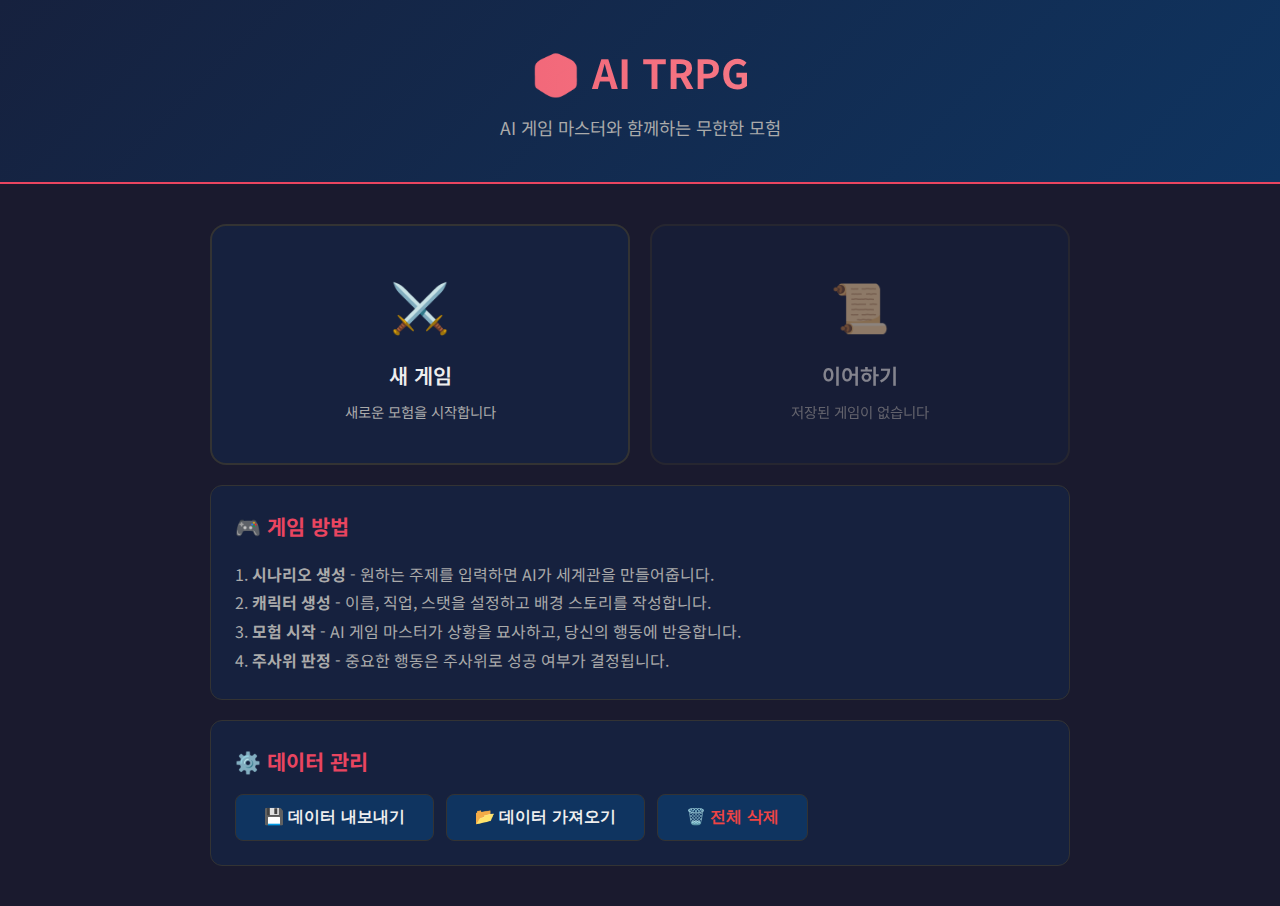
<file: index.html>
<!DOCTYPE html>
<html lang="ko">
<head>
  <meta charset="UTF-8">
  <meta name="viewport" content="width=device-width, initial-scale=1.0">
  <title>AI TRPG - 모험을 시작하세요</title>
  <link rel="preconnect" href="https://fonts.googleapis.com">
  <link href="https://fonts.googleapis.com/css2?family=Noto+Sans+KR:wght@400;500;600;700&display=swap" rel="stylesheet">
  <link rel="stylesheet" href="css/style.css">
</head>
<body>
  <div class="header">
    <h1>🎲 AI TRPG</h1>
    <p>AI 게임 마스터와 함께하는 무한한 모험</p>
  </div>

  <div class="container">
    <!-- 메인 메뉴 -->
    <div class="grid-2 mt-20" id="mainMenu">
      <a href="scenario.html" class="menu-btn">
        <span class="icon">⚔️</span>
        <span class="title">새 게임</span>
        <span class="desc">새로운 모험을 시작합니다</span>
      </a>
      <div class="menu-btn" id="continueBtn" onclick="showContinueMenu()">
        <span class="icon">📜</span>
        <span class="title">이어하기</span>
        <span class="desc">진행 중인 게임을 계속합니다</span>
      </div>
    </div>

    <!-- 이어하기 섹션 (숨김) -->
    <div id="continueSection" class="hidden">
      <div class="card">
        <h2>📜 저장된 게임</h2>
        
        <!-- 현재 진행 중인 게임 -->
        <div id="currentGameSection" class="hidden">
          <h3>▶️ 현재 진행 중</h3>
          <div id="currentGame" class="save-item">
            <!-- JS로 채움 -->
          </div>
        </div>

        <!-- 저장된 게임 목록 -->
        <div id="savedGamesSection" class="mt-20">
          <h3>💾 저장된 게임들</h3>
          <div id="savedGamesList" class="save-list mt-20">
            <!-- JS로 채움 -->
          </div>
        </div>

        <div class="btn-group mt-20">
          <button class="btn btn-secondary" onclick="hideContinueMenu()">← 뒤로</button>
        </div>
      </div>
    </div>

    <!-- 하단 정보 -->
    <div class="card mt-20">
      <h2>🎮 게임 방법</h2>
      <p style="color: var(--text-secondary); line-height: 1.8;">
        1. <strong>시나리오 생성</strong> - 원하는 주제를 입력하면 AI가 세계관을 만들어줍니다.<br>
        2. <strong>캐릭터 생성</strong> - 이름, 직업, 스탯을 설정하고 배경 스토리를 작성합니다.<br>
        3. <strong>모험 시작</strong> - AI 게임 마스터가 상황을 묘사하고, 당신의 행동에 반응합니다.<br>
        4. <strong>주사위 판정</strong> - 중요한 행동은 주사위로 성공 여부가 결정됩니다.
      </p>
    </div>

    <!-- 데이터 관리 -->
    <div class="card">
      <h2>⚙️ 데이터 관리</h2>
      <div class="btn-group">
        <button class="btn btn-secondary" onclick="exportData()">💾 데이터 내보내기</button>
        <button class="btn btn-secondary" onclick="importData()">📂 데이터 가져오기</button>
        <button class="btn btn-secondary" onclick="clearAllData()" style="color: var(--danger);">🗑️ 전체 삭제</button>
      </div>
      <input type="file" id="importFile" accept=".json" style="display: none;" onchange="handleImport(event)">
    </div>
  </div>

  <script src="js/storage.js"></script>
  <script>
    // 페이지 로드 시 상태 확인
    document.addEventListener('DOMContentLoaded', () => {
      updateContinueButton();
    });

    // 이어하기 버튼 상태 업데이트
    function updateContinueButton() {
      const currentGame = Storage.getCurrentGame();
      const savedGames = Storage.getSavedGames();
      const continueBtn = document.getElementById('continueBtn');
      
      if (!currentGame && savedGames.length === 0) {
        continueBtn.style.opacity = '0.5';
        continueBtn.querySelector('.desc').textContent = '저장된 게임이 없습니다';
      } else {
        continueBtn.style.opacity = '1';
        const count = savedGames.length + (currentGame ? 1 : 0);
        continueBtn.querySelector('.desc').textContent = `${count}개의 게임이 있습니다`;
      }
    }

    // 이어하기 메뉴 표시
    function showContinueMenu() {
      document.getElementById('mainMenu').classList.add('hidden');
      document.getElementById('continueSection').classList.remove('hidden');
      loadContinueData();
    }

    // 이어하기 메뉴 숨김
    function hideContinueMenu() {
      document.getElementById('mainMenu').classList.remove('hidden');
      document.getElementById('continueSection').classList.add('hidden');
    }

    // 이어하기 데이터 로드
    function loadContinueData() {
      const currentGame = Storage.getCurrentGame();
      const savedGames = Storage.getSavedGames();

      // 현재 진행 중인 게임
      const currentSection = document.getElementById('currentGameSection');
      const currentDiv = document.getElementById('currentGame');
      
      if (currentGame) {
        currentSection.classList.remove('hidden');
        currentDiv.innerHTML = `
          <div class="save-info">
            <h4>${currentGame.scenario?.title || '제목 없음'}</h4>
            <p>${currentGame.character?.name || '캐릭터 없음'} · ${formatDate(currentGame.updated_at)}</p>
          </div>
          <div class="save-actions">
            <button class="btn btn-primary" onclick="continueCurrentGame()">계속하기</button>
            <button class="btn btn-secondary" onclick="abandonCurrentGame()">포기</button>
          </div>
        `;
      } else {
        currentSection.classList.add('hidden');
      }

      // 저장된 게임 목록
      const listDiv = document.getElementById('savedGamesList');
      
      if (savedGames.length === 0) {
        listDiv.innerHTML = '<p class="text-muted">저장된 게임이 없습니다.</p>';
      } else {
        listDiv.innerHTML = savedGames.map(save => `
          <div class="save-item">
            <div class="save-info">
              <h4>${save.save_name || save.scenario?.title || '제목 없음'}</h4>
              <p>${save.character?.name || '캐릭터 없음'} · ${formatDate(save.saved_at)}</p>
            </div>
            <div class="save-actions">
              <button class="btn btn-primary" onclick="loadSavedGame('${save.id}')">불러오기</button>
              <button class="btn btn-secondary" onclick="deleteSavedGame('${save.id}')">삭제</button>
            </div>
          </div>
        `).join('');
      }
    }

    // 현재 게임 계속
    function continueCurrentGame() {
      window.location.href = 'game.html';
    }

    // 현재 게임 포기
    function abandonCurrentGame() {
      if (confirm('정말 현재 게임을 포기하시겠습니까? 저장하지 않은 진행 상황은 사라집니다.')) {
        Storage.clearCurrentGame();
        loadContinueData();
        updateContinueButton();
      }
    }

    // 저장된 게임 불러오기
    function loadSavedGame(saveId) {
      const currentGame = Storage.getCurrentGame();
      if (currentGame) {
        if (!confirm('현재 진행 중인 게임이 있습니다. 저장된 게임을 불러오면 현재 게임은 사라집니다. 계속하시겠습니까?')) {
          return;
        }
      }
      Storage.loadGame(saveId);
      window.location.href = 'game.html';
    }

    // 저장된 게임 삭제
    function deleteSavedGame(saveId) {
      if (confirm('이 저장 데이터를 삭제하시겠습니까?')) {
        Storage.deleteSavedGame(saveId);
        loadContinueData();
        updateContinueButton();
      }
    }

    // 데이터 내보내기
    function exportData() {
      const data = Storage.exportData();
      const blob = new Blob([data], { type: 'application/json' });
      const url = URL.createObjectURL(blob);
      const a = document.createElement('a');
      a.href = url;
      a.download = `trpg_backup_${new Date().toISOString().slice(0,10)}.json`;
      a.click();
      URL.revokeObjectURL(url);
    }

    // 데이터 가져오기
    function importData() {
      document.getElementById('importFile').click();
    }

    function handleImport(event) {
      const file = event.target.files[0];
      if (!file) return;

      const reader = new FileReader();
      reader.onload = (e) => {
        if (Storage.importData(e.target.result)) {
          alert('데이터를 성공적으로 가져왔습니다.');
          updateContinueButton();
        } else {
          alert('데이터 가져오기에 실패했습니다.');
        }
      };
      reader.readAsText(file);
    }

    // 전체 삭제
    function clearAllData() {
      if (confirm('정말 모든 데이터를 삭제하시겠습니까? 이 작업은 되돌릴 수 없습니다.')) {
        if (confirm('마지막 확인입니다. 모든 시나리오, 캐릭터, 게임 저장이 삭제됩니다.')) {
          Storage.clearAll();
          alert('모든 데이터가 삭제되었습니다.');
          updateContinueButton();
        }
      }
    }

    // 날짜 포맷
    function formatDate(dateStr) {
      if (!dateStr) return '';
      const date = new Date(dateStr);
      return date.toLocaleDateString('ko-KR', {
        year: 'numeric',
        month: 'short',
        day: 'numeric',
        hour: '2-digit',
        minute: '2-digit'
      });
    }
  </script>
</body>
</html>
</file>
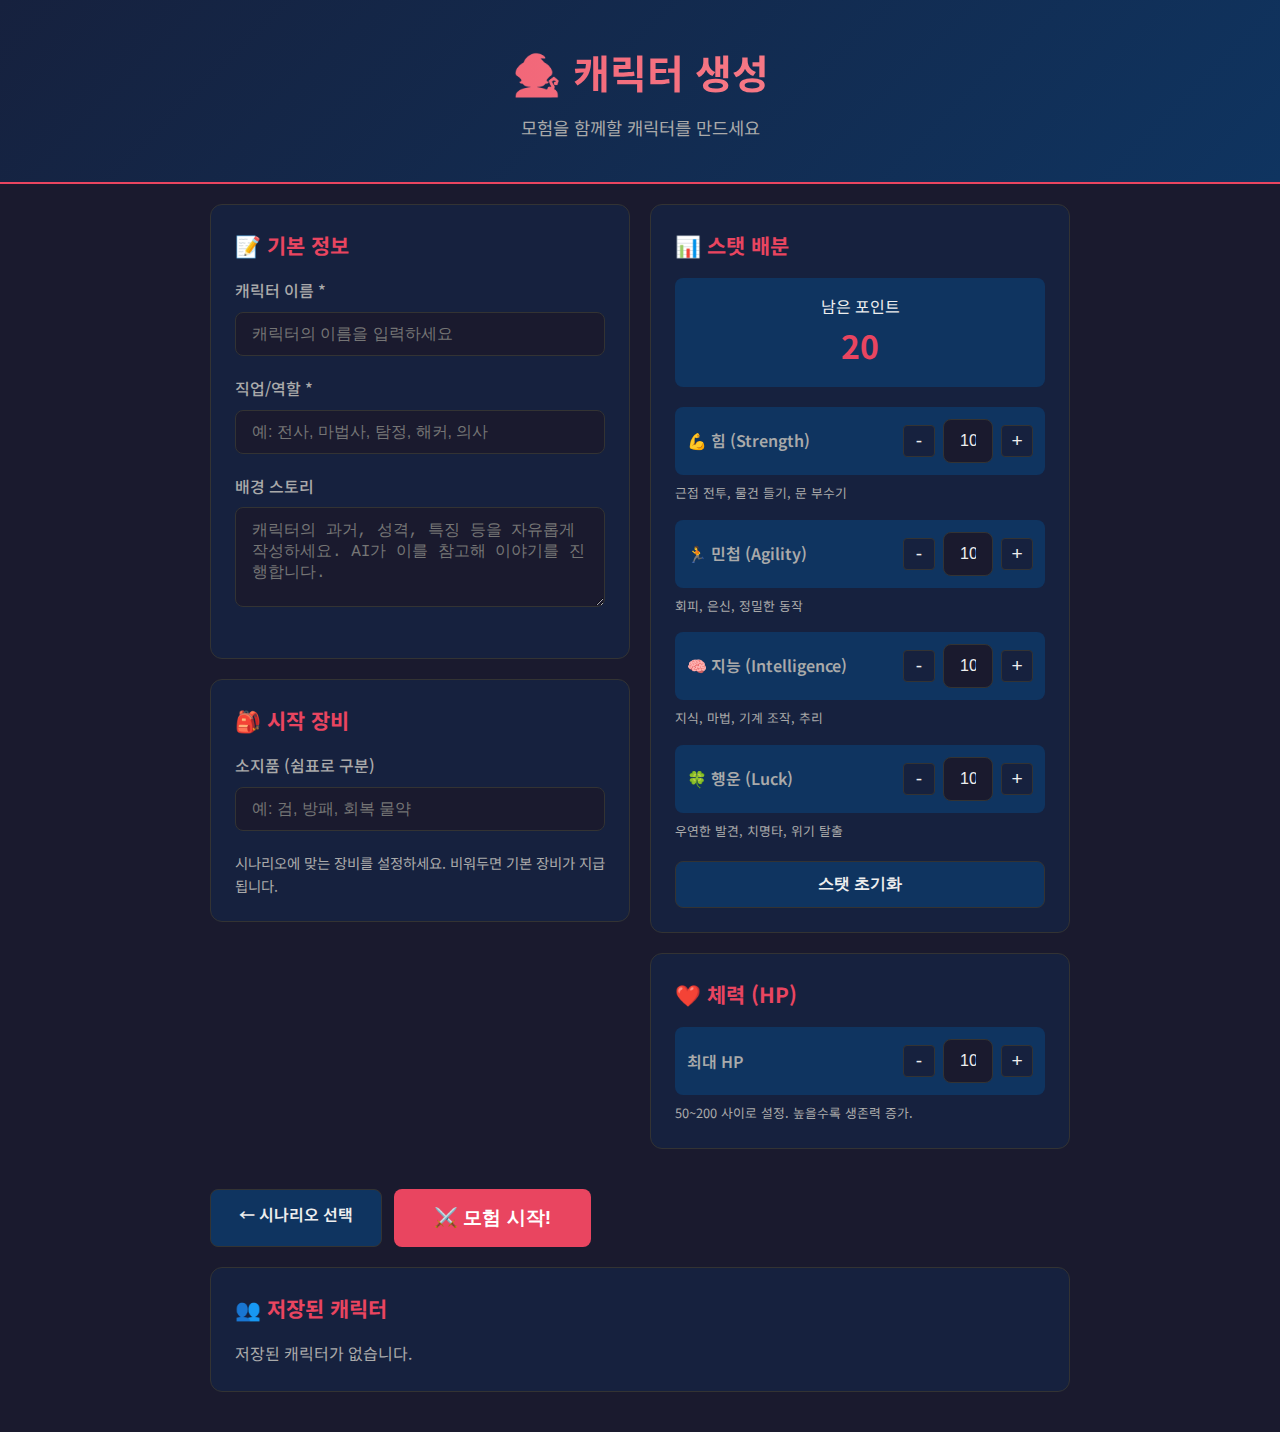
<file: character.html>
<!DOCTYPE html>
<html lang="ko">
<head>
  <meta charset="UTF-8">
  <meta name="viewport" content="width=device-width, initial-scale=1.0">
  <title>캐릭터 생성 - AI TRPG</title>
  <link rel="preconnect" href="https://fonts.googleapis.com">
  <link href="https://fonts.googleapis.com/css2?family=Noto+Sans+KR:wght@400;500;600;700&display=swap" rel="stylesheet">
  <link rel="stylesheet" href="css/style.css">
</head>
<body>
  <div class="header">
    <h1>🧙 캐릭터 생성</h1>
    <p id="scenarioTitle">모험을 함께할 캐릭터를 만드세요</p>
  </div>

  <div class="container">
    <div class="grid-2">
      <!-- 왼쪽: 캐릭터 정보 -->
      <div>
        <div class="card">
          <h2>📝 기본 정보</h2>
          
          <div class="form-group">
            <label for="charName">캐릭터 이름 *</label>
            <input type="text" id="charName" placeholder="캐릭터의 이름을 입력하세요">
          </div>

          <div class="form-group">
            <label for="charClass">직업/역할 *</label>
            <input type="text" id="charClass" placeholder="예: 전사, 마법사, 탐정, 해커, 의사">
          </div>

          <div class="form-group">
            <label for="charBackground">배경 스토리</label>
            <textarea id="charBackground" rows="4" placeholder="캐릭터의 과거, 성격, 특징 등을 자유롭게 작성하세요. AI가 이를 참고해 이야기를 진행합니다."></textarea>
          </div>
        </div>

        <div class="card">
          <h2>🎒 시작 장비</h2>
          <div class="form-group">
            <label for="startItems">소지품 (쉼표로 구분)</label>
            <input type="text" id="startItems" placeholder="예: 검, 방패, 회복 물약">
          </div>
          <p class="text-muted" style="font-size: 0.9rem;">
            시나리오에 맞는 장비를 설정하세요. 비워두면 기본 장비가 지급됩니다.
          </p>
        </div>
      </div>

      <!-- 오른쪽: 스탯 -->
      <div>
        <div class="card">
          <h2>📊 스탯 배분</h2>
          
          <div class="stat-points">
            <p>남은 포인트</p>
            <div class="number" id="remainingPoints">20</div>
          </div>

          <div class="stat-input">
            <label>💪 힘 (Strength)</label>
            <div>
              <button onclick="adjustStat('strength', -1)">-</button>
              <input type="number" id="stat_strength" value="10" min="1" max="20" readonly>
              <button onclick="adjustStat('strength', 1)">+</button>
            </div>
          </div>
          <p class="text-muted" style="font-size: 0.8rem; margin-bottom: 16px;">근접 전투, 물건 들기, 문 부수기</p>

          <div class="stat-input">
            <label>🏃 민첩 (Agility)</label>
            <div>
              <button onclick="adjustStat('agility', -1)">-</button>
              <input type="number" id="stat_agility" value="10" min="1" max="20" readonly>
              <button onclick="adjustStat('agility', 1)">+</button>
            </div>
          </div>
          <p class="text-muted" style="font-size: 0.8rem; margin-bottom: 16px;">회피, 은신, 정밀한 동작</p>

          <div class="stat-input">
            <label>🧠 지능 (Intelligence)</label>
            <div>
              <button onclick="adjustStat('intelligence', -1)">-</button>
              <input type="number" id="stat_intelligence" value="10" min="1" max="20" readonly>
              <button onclick="adjustStat('intelligence', 1)">+</button>
            </div>
          </div>
          <p class="text-muted" style="font-size: 0.8rem; margin-bottom: 16px;">지식, 마법, 기계 조작, 추리</p>

          <div class="stat-input">
            <label>🍀 행운 (Luck)</label>
            <div>
              <button onclick="adjustStat('luck', -1)">-</button>
              <input type="number" id="stat_luck" value="10" min="1" max="20" readonly>
              <button onclick="adjustStat('luck', 1)">+</button>
            </div>
          </div>
          <p class="text-muted" style="font-size: 0.8rem; margin-bottom: 16px;">우연한 발견, 치명타, 위기 탈출</p>

          <button class="btn btn-secondary btn-block mt-20" onclick="resetStats()">스탯 초기화</button>
        </div>

        <!-- HP 설정 -->
        <div class="card">
          <h2>❤️ 체력 (HP)</h2>
          <div class="stat-input">
            <label>최대 HP</label>
            <div>
              <button onclick="adjustHP(-10)">-</button>
              <input type="number" id="maxHP" value="100" min="50" max="200" readonly>
              <button onclick="adjustHP(10)">+</button>
            </div>
          </div>
          <p class="text-muted" style="font-size: 0.8rem;">50~200 사이로 설정. 높을수록 생존력 증가.</p>
        </div>
      </div>
    </div>

    <!-- 버튼 -->
    <div class="btn-group mt-20">
      <a href="scenario.html" class="btn btn-secondary">← 시나리오 선택</a>
      <button class="btn btn-primary btn-large" onclick="createCharacter()">⚔️ 모험 시작!</button>
    </div>

    <!-- 기존 캐릭터 -->
    <div class="card mt-20">
      <h2>👥 저장된 캐릭터</h2>
      <div id="characterList">
        <!-- JS로 채움 -->
      </div>
    </div>
  </div>

  <script src="js/storage.js"></script>
  <script>
    let scenarioId = null;
    let scenario = null;
    const BASE_STAT = 10;
    const TOTAL_POINTS = 20;

    // 페이지 로드
    document.addEventListener('DOMContentLoaded', () => {
      // URL에서 시나리오 ID 가져오기
      const params = new URLSearchParams(window.location.search);
      scenarioId = params.get('scenario');
      
      if (scenarioId) {
        scenario = Storage.getScenario(scenarioId);
        if (scenario) {
          document.getElementById('scenarioTitle').textContent = `시나리오: ${scenario.title}`;
        }
      }

      loadExistingCharacters();
      updatePoints();
    });

    // 스탯 조절
    function adjustStat(stat, delta) {
      const input = document.getElementById(`stat_${stat}`);
      const currentValue = parseInt(input.value);
      const newValue = currentValue + delta;
      
      // 범위 체크
      if (newValue < 1 || newValue > 20) return;
      
      // 포인트 체크
      const pointsNeeded = delta > 0 ? delta : 0;
      const pointsReturned = delta < 0 ? -delta : 0;
      const remaining = getRemainingPoints();
      
      if (pointsNeeded > remaining) {
        alert('포인트가 부족합니다!');
        return;
      }
      
      input.value = newValue;
      updatePoints();
    }

    // HP 조절
    function adjustHP(delta) {
      const input = document.getElementById('maxHP');
      const newValue = parseInt(input.value) + delta;
      if (newValue >= 50 && newValue <= 200) {
        input.value = newValue;
      }
    }

    // 남은 포인트 계산
    function getRemainingPoints() {
      const stats = ['strength', 'agility', 'intelligence', 'luck'];
      let used = 0;
      stats.forEach(stat => {
        const value = parseInt(document.getElementById(`stat_${stat}`).value);
        used += value - BASE_STAT;
      });
      return TOTAL_POINTS - used;
    }

    // 포인트 표시 업데이트
    function updatePoints() {
      const remaining = getRemainingPoints();
      const display = document.getElementById('remainingPoints');
      display.textContent = remaining;
      display.style.color = remaining < 0 ? 'var(--danger)' : 'var(--accent)';
    }

    // 스탯 초기화
    function resetStats() {
      ['strength', 'agility', 'intelligence', 'luck'].forEach(stat => {
        document.getElementById(`stat_${stat}`).value = BASE_STAT;
      });
      updatePoints();
    }

    // 캐릭터 생성
    function createCharacter() {
      const name = document.getElementById('charName').value.trim();
      const charClass = document.getElementById('charClass').value.trim();
      const background = document.getElementById('charBackground').value.trim();
      const itemsStr = document.getElementById('startItems').value.trim();
      
      // 유효성 검사
      if (!name) {
        alert('캐릭터 이름을 입력해주세요.');
        return;
      }
      if (!charClass) {
        alert('직업/역할을 입력해주세요.');
        return;
      }
      
      const remaining = getRemainingPoints();
      if (remaining < 0) {
        alert('스탯 포인트를 초과했습니다!');
        return;
      }
      if (remaining > 0) {
        if (!confirm(`아직 ${remaining} 포인트가 남았습니다. 그대로 진행하시겠습니까?`)) {
          return;
        }
      }

      // 시나리오 체크
      if (!scenarioId || !scenario) {
        alert('시나리오를 먼저 선택해주세요.');
        window.location.href = 'scenario.html';
        return;
      }

      // 캐릭터 데이터 구성
      const maxHP = parseInt(document.getElementById('maxHP').value);
      const items = itemsStr ? itemsStr.split(',').map(s => s.trim()).filter(s => s) : ['기본 장비'];

      const character = {
        name,
        class: charClass,
        background: background || '알려지지 않은 과거를 가진 모험가',
        stats: {
          hp: maxHP,
          maxHp: maxHP,
          strength: parseInt(document.getElementById('stat_strength').value),
          agility: parseInt(document.getElementById('stat_agility').value),
          intelligence: parseInt(document.getElementById('stat_intelligence').value),
          luck: parseInt(document.getElementById('stat_luck').value)
        },
        inventory: items
      };

      // 저장
      const saved = Storage.saveCharacter(character);

      // 게임 시작
      Storage.startNewGame(scenarioId, saved.id);
      window.location.href = 'game.html';
    }

    // 기존 캐릭터 로드
    function loadExistingCharacters() {
      const characters = Storage.getCharacters();
      const listDiv = document.getElementById('characterList');

      if (characters.length === 0) {
        listDiv.innerHTML = '<p class="text-muted">저장된 캐릭터가 없습니다.</p>';
        return;
      }

      listDiv.innerHTML = characters.map(c => `
        <div class="save-item">
          <div class="save-info">
            <h4>${c.name}</h4>
            <p>${c.class} · HP ${c.stats?.maxHp || 100}</p>
          </div>
          <div class="save-actions">
            <button class="btn btn-primary" onclick="useCharacter('${c.id}')">선택</button>
            <button class="btn btn-secondary" onclick="deleteCharacter('${c.id}')">삭제</button>
          </div>
        </div>
      `).join('');
    }

    // 기존 캐릭터 사용
    function useCharacter(charId) {
      if (!scenarioId || !scenario) {
        alert('시나리오를 먼저 선택해주세요.');
        window.location.href = 'scenario.html';
        return;
      }

      Storage.startNewGame(scenarioId, charId);
      window.location.href = 'game.html';
    }

    // 캐릭터 삭제
    function deleteCharacter(id) {
      if (confirm('이 캐릭터를 삭제하시겠습니까?')) {
        Storage.deleteCharacter(id);
        loadExistingCharacters();
      }
    }
  </script>

  <style>
    /* 스탯 조절 버튼 스타일 */
    .stat-input button {
      width: 32px;
      height: 32px;
      border: 1px solid var(--border);
      background: var(--bg-secondary);
      color: var(--text-primary);
      border-radius: 4px;
      cursor: pointer;
      font-size: 1.2rem;
      transition: all 0.2s;
    }
    .stat-input button:hover {
      background: var(--accent);
      border-color: var(--accent);
    }
    .stat-input input[type="number"] {
      width: 50px;
      text-align: center;
      -moz-appearance: textfield;
      margin: 0 8px;
    }
    .stat-input input::-webkit-outer-spin-button,
    .stat-input input::-webkit-inner-spin-button {
      -webkit-appearance: none;
      margin: 0;
    }
    .stat-input > div {
      display: flex;
      align-items: center;
    }
  </style>
</body>
</html>
</file>
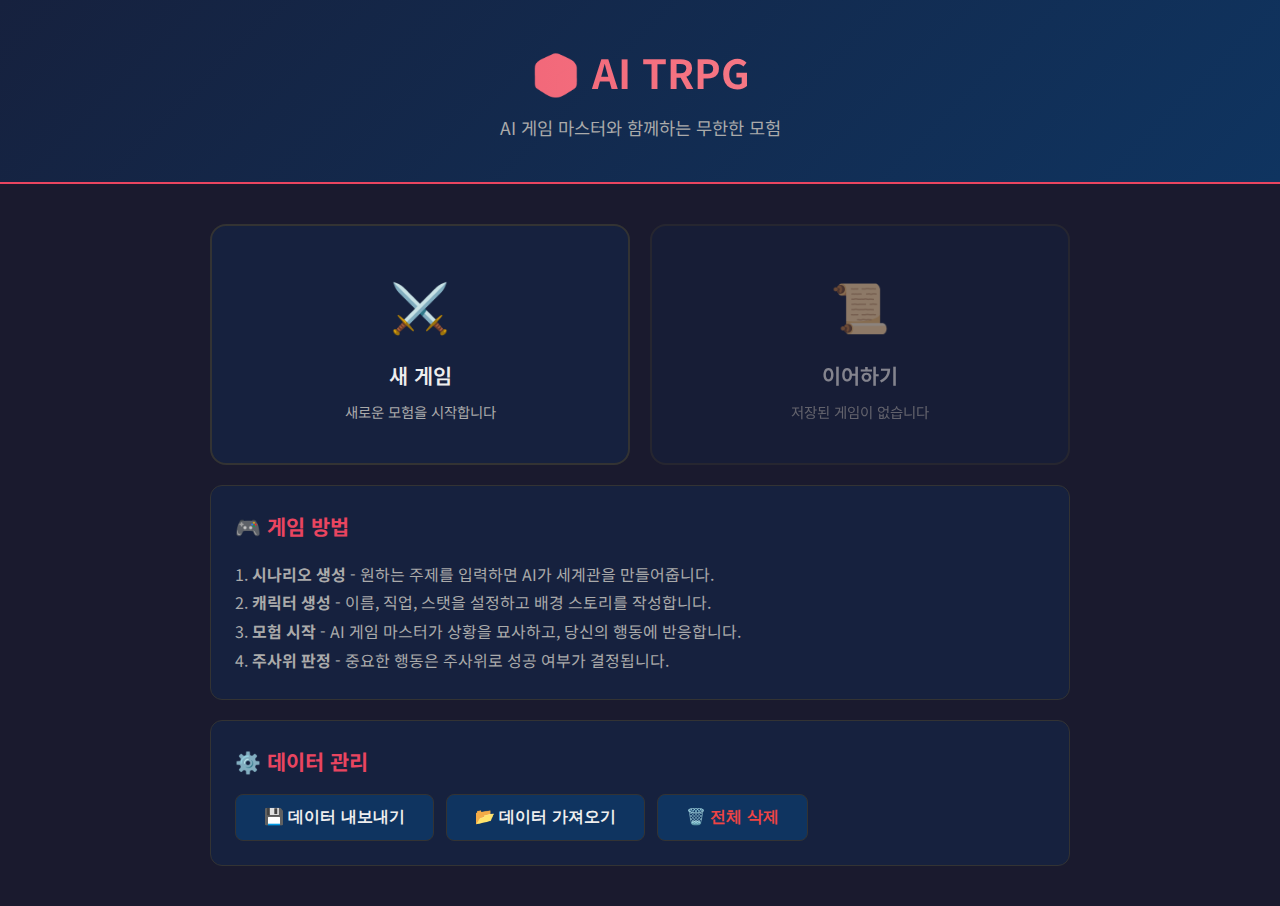
<file: game.html>
<!DOCTYPE html>
<html lang="ko">

<head>
  <meta charset="UTF-8">
  <meta name="viewport" content="width=device-width, initial-scale=1.0">
  <title>모험 중... - AI TRPG</title>
  <link rel="preconnect" href="https://fonts.googleapis.com">
  <link href="https://fonts.googleapis.com/css2?family=Noto+Sans+KR:wght@400;500;600;700&display=swap" rel="stylesheet">
  <link rel="stylesheet" href="css/style.css">
</head>

<body>
  <div class="game-container">
    <!-- 사이드바 -->
    <div class="sidebar">
      <!-- 캐릭터 정보 -->
      <div class="character-panel">
        <h3>🧙 <span id="charName">캐릭터</span></h3>
        <p class="text-muted" id="charClass">직업</p>

        <!-- HP 바 -->
        <div class="hp-bar">
          <div class="hp-bar-fill healthy" id="hpBar" style="width: 100%;">
            <span id="hpText">100/100</span>
          </div>
        </div>

        <!-- 스탯 -->
        <div class="stats-grid">
          <div class="stat-item">
            <span class="name">💪 힘</span>
            <span class="value" id="statStr">10</span>
          </div>
          <div class="stat-item">
            <span class="name">🏃 민첩</span>
            <span class="value" id="statAgi">10</span>
          </div>
          <div class="stat-item">
            <span class="name">🧠 지능</span>
            <span class="value" id="statInt">10</span>
          </div>
          <div class="stat-item">
            <span class="name">🍀 행운</span>
            <span class="value" id="statLuck">10</span>
          </div>
        </div>
      </div>

      <!-- 인벤토리 -->
      <div class="character-panel">
        <h3>🎒 소지품</h3>
        <ul class="inventory-list" id="inventoryList">
          <!-- JS로 채움 -->
        </ul>
      </div>

      <!-- 게임 메뉴 -->
      <div class="character-panel">
        <h3>⚙️ 메뉴</h3>

        <!-- 이미지 설정 -->
        <div class="image-settings">
          <label>🖼️ 장면 이미지</label>
          <div class="image-mode-select">
            <button class="image-mode-btn" data-mode="off" onclick="setImageMode('off')">끄기</button>
            <button class="image-mode-btn" data-mode="pollinations" onclick="setImageMode('pollinations')">기본</button>
            <!-- <button class="image-mode-btn" data-mode="gemini" onclick="setImageMode('gemini')">고급</button> -->
          </div>
        </div>

        <button class="btn btn-secondary btn-block" onclick="saveGame()" style="margin-bottom: 8px;">💾 저장</button>
        <button class="btn btn-secondary btn-block" onclick="showScenarioInfo()" style="margin-bottom: 8px;">📖 시나리오
          정보</button>
        <button class="btn btn-secondary btn-block" onclick="quitGame()">🚪 나가기</button>
      </div>
    </div>

    <!-- 메인 게임 영역 -->
    <div class="game-main">
      <!-- 헤더 -->
      <div class="game-header">
        <h2 id="scenarioTitle">🎲 모험 중</h2>
        <div class="danger-indicator safe" id="dangerIndicator">안전</div>
      </div>

      <!-- 장면 이미지 -->
      <div class="scene-image-container" id="sceneImageContainer" style="display: none;">
        <img src="" alt="장면 이미지" class="scene-image" id="sceneImage">
        <div class="image-loading-overlay" id="imageLoading" style="display: none;">
          <div class="loading">
            <div class="loading-spinner"></div>
            <span>이미지 생성 중...</span>
          </div>
        </div>
      </div>

      <!-- 게임 로그 -->
      <div class="game-log" id="gameLog">
        <!-- JS로 채움 -->
      </div>

      <!-- 로딩 표시 -->
      <div id="loadingIndicator" class="hidden" style="padding: 16px; text-align: center;">
        <div class="loading">
          <div class="loading-spinner"></div>
          <span>AI가 응답을 생성하고 있습니다...</span>
        </div>
      </div>

      <!-- 입력 영역 -->
      <div class="game-input">
        <input type="text" id="actionInput" placeholder="무엇을 하시겠습니까? (예: 문을 연다, 주변을 살핀다)">
        <button class="btn btn-primary" id="submitBtn" onclick="submitAction()">행동</button>
        <button class="btn btn-secondary" onclick="rollCustomDice()">🎲</button>
      </div>
    </div>
  </div>

  <!-- 주사위 모달 -->
  <div class="modal-overlay" id="diceModal">
    <div class="modal">
      <h2>🎲 주사위 판정</h2>
      <p id="rollReason">판정 중...</p>
      <div class="dice-result" id="diceResult">?</div>
      <div class="roll-details" id="rollDetails">
        <!-- 주사위 결과 상세 -->
      </div>
      <button class="btn btn-primary" onclick="closeDiceModal()">확인</button>
    </div>
  </div>

  <!-- 시나리오 정보 모달 -->
  <div class="modal-overlay" id="scenarioModal">
    <div class="modal" style="max-width: 600px; text-align: left;">
      <h2>📖 시나리오 정보</h2>
      <div id="scenarioInfo">
        <!-- JS로 채움 -->
      </div>
      <button class="btn btn-primary mt-20" onclick="closeScenarioModal()">닫기</button>
    </div>
  </div>

  <!-- 저장 모달 -->
  <div class="modal-overlay" id="saveModal">
    <div class="modal">
      <h2>💾 게임 저장</h2>
      <div class="form-group">
        <label for="saveName">저장 이름</label>
        <input type="text" id="saveName" placeholder="저장 이름을 입력하세요">
      </div>
      <div class="btn-group" style="justify-content: center;">
        <button class="btn btn-secondary" onclick="closeSaveModal()">취소</button>
        <button class="btn btn-primary" onclick="confirmSave()">저장</button>
      </div>
    </div>
  </div>

  <script src="js/storage.js"></script>
  <script src="js/api.js"></script>
  <script>
    let gameState = null;
    let isProcessing = false;
    let pendingRoll = null; // 대기 중인 주사위 판정
    let imageMode = 'off'; // 이미지 모드

    // 페이지 로드
    document.addEventListener('DOMContentLoaded', () => {
      loadGame();
      loadImageSettings();

      // Enter 키로 행동
      document.getElementById('actionInput').addEventListener('keypress', (e) => {
        if (e.key === 'Enter' && !isProcessing) submitAction();
      });
    });

    // 이미지 설정 로드
    function loadImageSettings() {
      imageMode = Storage.getImageMode();
      updateImageModeUI();
    }

    // 이미지 모드 설정
    function setImageMode(mode) {
      imageMode = mode;
      Storage.setImageMode(mode);
      updateImageModeUI();

      // 이미지 영역 표시/숨김
      const container = document.getElementById('sceneImageContainer');
      if (mode === 'off') {
        container.style.display = 'none';
      }
    }

    // 이미지 모드 UI 업데이트
    function updateImageModeUI() {
      document.querySelectorAll('.image-mode-btn').forEach(btn => {
        btn.classList.toggle('active', btn.dataset.mode === imageMode);
      });
    }

    // 장면 이미지 생성 및 표시
    async function showSceneImage(imagePrompt) {
      if (imageMode === 'off' || !imagePrompt) {
        document.getElementById('sceneImageContainer').style.display = 'none';
        return;
      }

      const container = document.getElementById('sceneImageContainer');
      const img = document.getElementById('sceneImage');
      const loading = document.getElementById('imageLoading');

      // 로딩 표시
      container.style.display = 'block';
      loading.style.display = 'flex';
      img.classList.add('loading');

      try {
        const theme = gameState?.scenario?.theme || 'fantasy';
        const imageUrl = await API.getImageUrl(imagePrompt, imageMode, theme);

        if (imageUrl) {
          // 이미지 프리로드
          const tempImg = new Image();
          tempImg.onload = () => {
            img.src = imageUrl;
            img.classList.remove('loading');
            loading.style.display = 'none';
          };
          tempImg.onerror = () => {
            console.error('Image load failed');
            container.style.display = 'none';
          };
          tempImg.src = imageUrl;
        } else {
          container.style.display = 'none';
        }
      } catch (error) {
        console.error('Image generation error:', error);
        container.style.display = 'none';
      }
    }

    // 게임 로드
    function loadGame() {
      gameState = Storage.getCurrentGame();

      if (!gameState) {
        alert('진행 중인 게임이 없습니다.');
        window.location.href = 'index.html';
        return;
      }

      updateUI();
      renderHistory();

      // 첫 시작이면 오프닝 표시
      if (gameState.history.length === 0) {
        startGame();
      }
    }

    // 게임 시작 (첫 장면)
    async function startGame() {
      const scenario = gameState.scenario;
      const character = gameState.character;

      // 시작 장면이 있으면 표시
      if (scenario.starting_scene) {
        addLogEntry('gm', scenario.starting_scene);
        Storage.addToHistory('gm', scenario.starting_scene);

        // 첫 장면 이미지 생성
        const startingImagePrompt = `${scenario.setting}, ${scenario.theme || 'fantasy'} scene, cinematic`;
        showSceneImage(startingImagePrompt);
      } else {
        // 없으면 AI에게 첫 장면 요청
        setLoading(true);
        try {
          const result = await API.processAction(gameState, '[게임 시작] 첫 장면을 묘사해주세요.');
          addLogEntry('gm', result.narration);
          Storage.addToHistory('gm', result.narration);
          updateDanger(result.danger_level);

          // 첫 장면 이미지 생성
          if (result.image_prompt) {
            showSceneImage(result.image_prompt);
          }
        } catch (error) {
          addLogEntry('system', '⚠️ 오류: ' + error.message);
        }
        setLoading(false);
      }
    }

    // UI 업데이트
    function updateUI() {
      const char = gameState.character;
      const scenario = gameState.scenario;

      // 캐릭터 정보
      document.getElementById('charName').textContent = char.name;
      document.getElementById('charClass').textContent = char.class;

      // HP
      updateHP();

      // 스탯
      document.getElementById('statStr').textContent = char.stats.strength;
      document.getElementById('statAgi').textContent = char.stats.agility;
      document.getElementById('statInt').textContent = char.stats.intelligence;
      document.getElementById('statLuck').textContent = char.stats.luck;

      // 인벤토리
      updateInventory();

      // 시나리오 제목
      document.getElementById('scenarioTitle').textContent = scenario.title;
      document.title = `${scenario.title} - AI TRPG`;

      // 위험도
      updateDanger(gameState.danger_level);
    }

    // HP 업데이트
    function updateHP() {
      const char = gameState.character;
      const hp = char.stats.hp;
      const maxHp = char.stats.maxHp;
      const percent = (hp / maxHp) * 100;

      const hpBar = document.getElementById('hpBar');
      const hpText = document.getElementById('hpText');

      hpBar.style.width = percent + '%';
      hpText.textContent = `${hp}/${maxHp}`;

      // HP에 따른 색상
      hpBar.classList.remove('healthy', 'warning', 'danger');
      if (percent > 60) {
        hpBar.classList.add('healthy');
      } else if (percent > 30) {
        hpBar.classList.add('warning');
      } else {
        hpBar.classList.add('danger');
      }

      // 사망 체크
      if (hp <= 0) {
        gameOver();
      }
    }

    // 인벤토리 업데이트
    function updateInventory() {
      const list = document.getElementById('inventoryList');
      const inventory = gameState.character.inventory || [];

      if (inventory.length === 0) {
        list.innerHTML = '<li class="text-muted">빈 가방</li>';
      } else {
        list.innerHTML = inventory.map(item => `<li>• ${item}</li>`).join('');
      }
    }

    // 위험도 업데이트
    function updateDanger(level) {
      const indicator = document.getElementById('dangerIndicator');
      indicator.classList.remove('safe', 'caution', 'danger');

      switch (level) {
        case 'danger':
          indicator.classList.add('danger');
          indicator.textContent = '위험';
          break;
        case 'caution':
          indicator.classList.add('caution');
          indicator.textContent = '주의';
          break;
        default:
          indicator.classList.add('safe');
          indicator.textContent = '안전';
      }

      gameState.danger_level = level;
    }

    // 히스토리 렌더링
    function renderHistory() {
      const log = document.getElementById('gameLog');
      log.innerHTML = '';

      gameState.history.forEach(entry => {
        addLogEntry(entry.role, entry.text, false);
      });

      scrollToBottom();
    }

    // 문자열을 색상으로 변환 (해시)
    function stringToColor(str) {
      let hash = 0;
      for (let i = 0; i < str.length; i++) {
        hash = str.charCodeAt(i) + ((hash << 5) - hash);
      }

      // HSL을 사용하여 파스텔 톤 색상 생성 (채도와 명도를 높게 고정)
      const h = Math.abs(hash % 360);
      return `hsl(${h}, 70%, 65%)`; // 채도 70%, 명도 65%로 밝고 선명하게
    }

    // 로그 항목 추가
    function addLogEntry(role, text, name = null, scroll = true) {
      const log = document.getElementById('gameLog');
      const entry = document.createElement('div');
      entry.className = `log-entry ${role}`;

      let roleLabel = '';
      let styleAttr = '';

      switch (role) {
        case 'gm':
          roleLabel = '🎭 게임 마스터';
          break;
        case 'player':
          roleLabel = '👤 나';
          break;
        case 'system':
          roleLabel = '🎲 시스템';
          break;
        case 'npc':
          const npcName = name || 'NPC';
          const npcColor = stringToColor(npcName);
          roleLabel = `<span style="color: ${npcColor}">💬 ${npcName}</span>`;
          styleAttr = `style="border-left-color: ${npcColor}; background: linear-gradient(90deg, ${npcColor}11, var(--bg-card))"`;
          break;
      }

      entry.innerHTML = `
        <div class="role">${roleLabel}</div>
        <div class="text">${text}</div>
      `;

      // NPC일 경우 스타일 직접 적용
      if (role === 'npc') {
        const npcName = name || 'NPC';
        const npcColor = stringToColor(npcName);
        entry.style.borderLeftColor = npcColor;
        // 배경에 살짝 틴트 주기
        entry.style.background = `linear-gradient(90deg, ${npcColor}1a, var(--bg-card))`;
      }

      log.appendChild(entry);
      if (scroll) scrollToBottom();
    }

    // 스크롤 하단으로 (렌더링 타이밍 고려)
    function scrollToBottom() {
      const log = document.getElementById('gameLog');

      // 즉시 실행
      log.scrollTop = log.scrollHeight;

      // 약간의 지연 후 재실행 (이미지 로드나 DOM 렌더링 완료 후)
      requestAnimationFrame(() => {
        log.scrollTo({
          top: log.scrollHeight,
          behavior: 'smooth'
        });
      });
    }

    // 행동 제출
    async function submitAction() {
      const input = document.getElementById('actionInput');
      const action = input.value.trim();

      if (!action || isProcessing) return;

      // 플레이어 행동 표시
      addLogEntry('player', action);
      Storage.addToHistory('player', action);
      input.value = '';

      // AI 응답 요청
      setLoading(true);

      try {
        // 최신 게임 상태 가져오기
        gameState = Storage.getCurrentGame();

        const result = await API.processAction(gameState, action);

        // 주사위 판정이 필요한 경우
        if (result.requires_roll && result.roll_type) {
          pendingRoll = {
            action: action,
            rollType: result.roll_type,
            difficulty: result.roll_difficulty || 12
          };

          // 판정 필요 서술
          addLogEntry('gm', result.narration);
          Storage.addToHistory('gm', result.narration);

          // NPC 대사 처리
          if (result.dialogues && result.dialogues.length > 0) {
            result.dialogues.forEach(d => {
              addLogEntry('npc', d.text, d.speaker);
              Storage.addToHistory('npc', `${d.speaker}: ${d.text}`);
            });
          }

          const statName = getStatName(result.roll_type);
          addLogEntry('system', `🎲 ${statName} 판정이 필요합니다! (목표: ${result.roll_difficulty}) 주사위 버튼을 눌러주세요.`);
          Storage.addToHistory('system', `${statName} 판정 필요 (목표: ${result.roll_difficulty})`);

        } else {
          // 일반 응답
          addLogEntry('gm', result.narration);
          Storage.addToHistory('gm', result.narration);

          // NPC 대사 처리
          if (result.dialogues && result.dialogues.length > 0) {
            result.dialogues.forEach(d => {
              addLogEntry('npc', d.text, d.speaker);
              Storage.addToHistory('npc', `${d.speaker}: ${d.text}`);
            });
          }

          // 상태 변경 적용
          applyStateChanges(result);

          // 장면 이미지 생성
          if (result.image_prompt) {
            showSceneImage(result.image_prompt);
          }
        }

        updateDanger(result.danger_level || 'safe');

      } catch (error) {
        addLogEntry('system', '⚠️ 오류가 발생했습니다: ' + error.message);
      }

      setLoading(false);
    }

    // 상태 변경 적용
    function applyStateChanges(result) {
      let updated = false;

      if (result.damage_taken > 0) {
        Storage.updateCharacterState({ damage: result.damage_taken });
        addLogEntry('system', `💔 ${result.damage_taken} 피해를 입었습니다!`);
        updated = true;
      }

      if (result.items_gained && result.items_gained.length > 0) {
        Storage.updateCharacterState({ addItems: result.items_gained });
        addLogEntry('system', `🎁 획득: ${result.items_gained.join(', ')}`);
        updated = true;
      }

      if (result.items_lost && result.items_lost.length > 0) {
        Storage.updateCharacterState({ removeItems: result.items_lost });
        addLogEntry('system', `📤 잃음: ${result.items_lost.join(', ')}`);
        updated = true;
      }

      if (updated) {
        gameState = Storage.getCurrentGame();
        updateUI();
      }
    }

    // 주사위 굴리기
    async function rollCustomDice() {
      if (!pendingRoll) {
        // 대기 중인 판정이 없으면 행운 체크
        addLogEntry('system', '🎲 행운 체크! (일반 주사위)');
        const result = await API.rollDice(gameState.character.stats.luck, 10);
        showDiceResult('행운 체크', result);
        return;
      }

      // 대기 중인 판정 처리
      const stat = gameState.character.stats[pendingRoll.rollType];
      const result = await API.rollDice(stat, pendingRoll.difficulty);

      showDiceResult(`${getStatName(pendingRoll.rollType)} 판정`, result);

      // 판정 결과에 따른 서술 요청
      setLoading(true);
      try {
        const narration = await API.getRollNarration(
          gameState,
          pendingRoll.action,
          result
        );

        addLogEntry('gm', narration.narration);
        Storage.addToHistory('gm', narration.narration);

        // NPC 대사 처리
        if (narration.dialogues && narration.dialogues.length > 0) {
          narration.dialogues.forEach(d => {
            addLogEntry('npc', d.text, d.speaker);
            Storage.addToHistory('npc', `${d.speaker}: ${d.text}`);
          });
        }

        applyStateChanges(narration);
        updateDanger(narration.danger_level || gameState.danger_level);

        // 장면 이미지 생성
        if (narration.image_prompt) {
          showSceneImage(narration.image_prompt);
        }

      } catch (error) {
        // 오류 시 기본 메시지
        if (result.is_success) {
          addLogEntry('gm', '행동이 성공했습니다.');
        } else {
          addLogEntry('gm', '행동이 실패했습니다...');
        }
      }
      setLoading(false);

      pendingRoll = null;
    }

    // 주사위 결과 표시
    function showDiceResult(reason, result) {
      const modal = document.getElementById('diceModal');
      const resultDiv = document.getElementById('diceResult');
      const detailsDiv = document.getElementById('rollDetails');

      document.getElementById('rollReason').textContent = reason;

      // 결과 표시
      resultDiv.textContent = result.total;
      resultDiv.classList.remove('success', 'failure', 'critical');

      if (result.is_critical) {
        resultDiv.classList.add('critical');
        resultDiv.textContent = result.total + ' ★';
      } else if (result.is_success) {
        resultDiv.classList.add('success');
      } else {
        resultDiv.classList.add('failure');
      }

      // 상세 정보
      let statusText = result.is_critical ? '🌟 대성공!' :
        result.is_fumble ? '💀 대실패!' :
          result.is_success ? '✅ 성공!' : '❌ 실패';

      detailsDiv.innerHTML = `
        주사위: ${result.roll} + 보너스: ${result.bonus} = ${result.total}<br>
        목표 수치: ${result.difficulty}<br>
        <strong>${statusText}</strong>
      `;

      // 로그에도 기록
      Storage.addToHistory('system', `🎲 ${reason}: ${result.roll}+${result.bonus}=${result.total} (목표 ${result.difficulty}) → ${statusText}`);

      modal.classList.add('active');
    }

    // 스탯 이름 변환
    function getStatName(type) {
      const names = {
        strength: '💪 힘',
        agility: '🏃 민첩',
        intelligence: '🧠 지능',
        luck: '🍀 행운'
      };
      return names[type] || type;
    }

    // 주사위 모달 닫기
    function closeDiceModal() {
      document.getElementById('diceModal').classList.remove('active');
    }

    // 로딩 상태
    function setLoading(loading) {
      isProcessing = loading;
      document.getElementById('loadingIndicator').classList.toggle('hidden', !loading);
      document.getElementById('submitBtn').disabled = loading;
      document.getElementById('actionInput').disabled = loading;
    }

    // 게임 저장
    function saveGame() {
      const modal = document.getElementById('saveModal');
      document.getElementById('saveName').value = gameState.scenario.title + ' - ' + new Date().toLocaleDateString('ko-KR');
      modal.classList.add('active');
    }

    function confirmSave() {
      const name = document.getElementById('saveName').value.trim();
      if (!name) {
        alert('저장 이름을 입력해주세요.');
        return;
      }

      Storage.saveGame(name);
      closeSaveModal();
      addLogEntry('system', '💾 게임이 저장되었습니다.');
    }

    function closeSaveModal() {
      document.getElementById('saveModal').classList.remove('active');
    }

    // 시나리오 정보
    function showScenarioInfo() {
      const scenario = gameState.scenario;
      const infoDiv = document.getElementById('scenarioInfo');

      infoDiv.innerHTML = `
        <h3 style="color: var(--accent); margin-bottom: 16px;">${scenario.title}</h3>
        
        <p><strong>🌍 세계관:</strong><br>${scenario.setting}</p>
        <p style="margin-top: 12px;"><strong>🎯 목표:</strong><br>${scenario.goal}</p>
        
        <p style="margin-top: 12px;"><strong>📍 장소:</strong><br>
        ${(scenario.locations || []).join(', ')}</p>
        
        <p style="margin-top: 12px;"><strong>👥 NPC:</strong></p>
        <ul style="margin-left: 20px;">
          ${(scenario.npcs || []).map(npc => `<li><strong>${npc.name}</strong> (${npc.role}) - ${npc.personality}</li>`).join('')}
        </ul>
        
        <p style="margin-top: 12px;"><strong>⚠️ 위협:</strong><br>
        ${(scenario.threats || []).join(', ')}</p>
      `;

      document.getElementById('scenarioModal').classList.add('active');
    }

    function closeScenarioModal() {
      document.getElementById('scenarioModal').classList.remove('active');
    }

    // 게임 나가기
    function quitGame() {
      if (confirm('게임을 나가시겠습니까? 저장하지 않은 진행 상황은 유지됩니다.')) {
        window.location.href = 'index.html';
      }
    }

    // 게임 오버
    function gameOver() {
      addLogEntry('system', '💀 캐릭터가 사망했습니다... 게임 오버');
      document.getElementById('actionInput').disabled = true;
      document.getElementById('submitBtn').disabled = true;

      setTimeout(() => {
        if (confirm('캐릭터가 사망했습니다. 메인 화면으로 돌아가시겠습니까?')) {
          Storage.clearCurrentGame();
          window.location.href = 'index.html';
        }
      }, 2000);
    }
  </script>
</body>

</html>
</file>
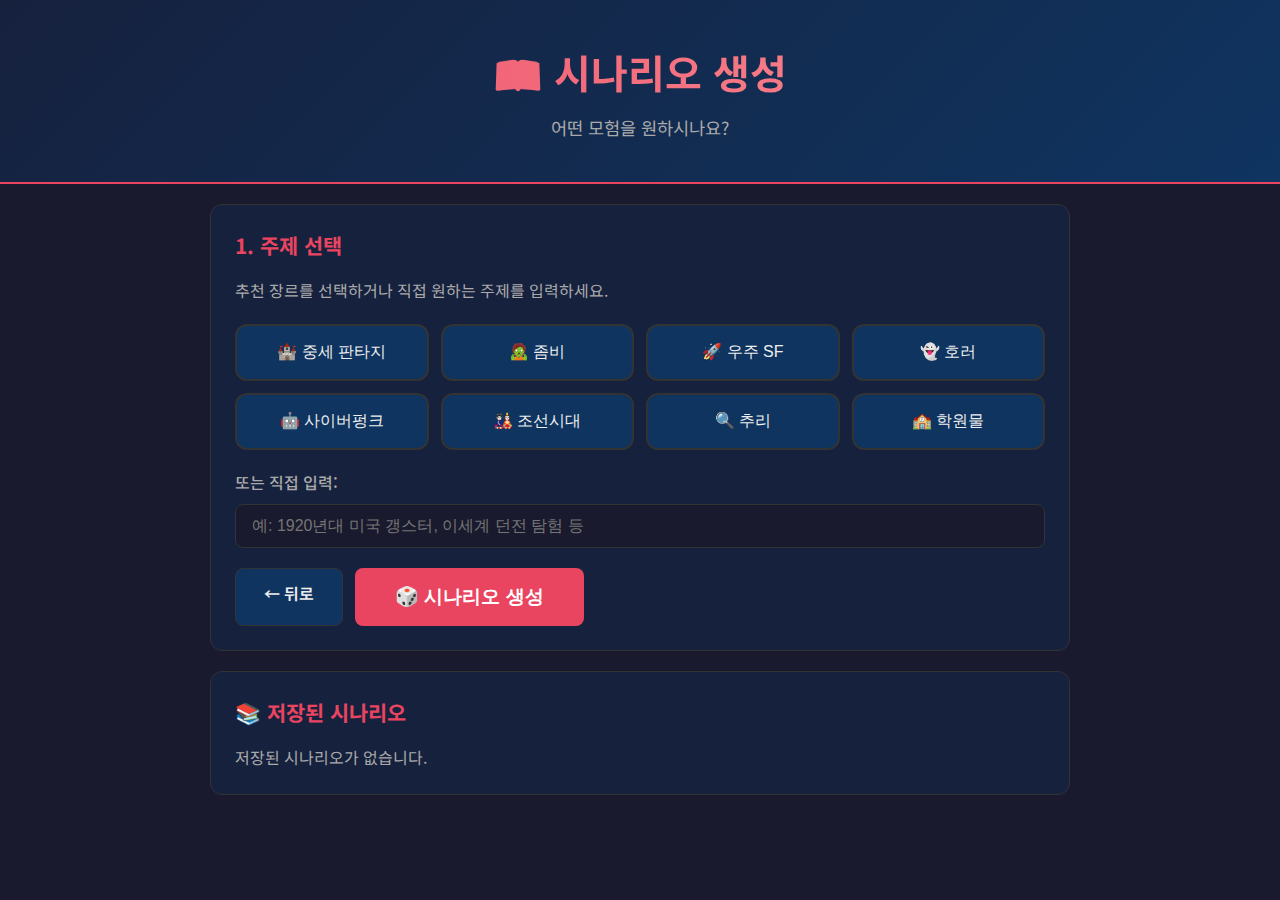
<file: scenario.html>
<!DOCTYPE html>
<html lang="ko">
<head>
  <meta charset="UTF-8">
  <meta name="viewport" content="width=device-width, initial-scale=1.0">
  <title>시나리오 생성 - AI TRPG</title>
  <link rel="preconnect" href="https://fonts.googleapis.com">
  <link href="https://fonts.googleapis.com/css2?family=Noto+Sans+KR:wght@400;500;600;700&display=swap" rel="stylesheet">
  <link rel="stylesheet" href="css/style.css">
</head>
<body>
  <div class="header">
    <h1>📖 시나리오 생성</h1>
    <p>어떤 모험을 원하시나요?</p>
  </div>

  <div class="container">
    <!-- Step 1: 주제 선택 -->
    <div id="step1" class="card">
      <h2>1. 주제 선택</h2>
      
      <p style="color: var(--text-secondary); margin-bottom: 20px;">
        추천 장르를 선택하거나 직접 원하는 주제를 입력하세요.
      </p>

      <!-- 추천 장르 -->
      <div class="grid-4 mb-20">
        <button class="theme-btn" onclick="selectTheme('중세 판타지')">🏰 중세 판타지</button>
        <button class="theme-btn" onclick="selectTheme('좀비 아포칼립스')">🧟 좀비</button>
        <button class="theme-btn" onclick="selectTheme('우주 SF')">🚀 우주 SF</button>
        <button class="theme-btn" onclick="selectTheme('공포/호러')">👻 호러</button>
        <button class="theme-btn" onclick="selectTheme('사이버펑크')">🤖 사이버펑크</button>
        <button class="theme-btn" onclick="selectTheme('조선시대 사극')">🎎 조선시대</button>
        <button class="theme-btn" onclick="selectTheme('추리/미스터리')">🔍 추리</button>
        <button class="theme-btn" onclick="selectTheme('학원/일상')">🏫 학원물</button>
      </div>

      <!-- 직접 입력 -->
      <div class="form-group">
        <label for="customTheme">또는 직접 입력:</label>
        <input type="text" id="customTheme" placeholder="예: 1920년대 미국 갱스터, 이세계 던전 탐험 등">
      </div>

      <div class="btn-group">
        <a href="index.html" class="btn btn-secondary">← 뒤로</a>
        <button class="btn btn-primary btn-large" onclick="generateScenario()">🎲 시나리오 생성</button>
      </div>
    </div>

    <!-- 로딩 -->
    <div id="loadingSection" class="card hidden">
      <div class="loading">
        <div class="loading-spinner"></div>
        <span>AI가 시나리오를 만들고 있습니다...</span>
      </div>
      <p class="text-center text-muted">세계관, 등장인물, 스토리를 구성 중입니다. 잠시만 기다려주세요.</p>
    </div>

    <!-- Step 2: 시나리오 미리보기 -->
    <div id="step2" class="hidden">
      <div class="card">
        <h2>✨ 생성된 시나리오</h2>
        
        <div class="scenario-preview" id="scenarioPreview">
          <!-- JS로 채움 -->
        </div>

        <div class="btn-group mt-20">
          <button class="btn btn-secondary" onclick="regenerate()">🔄 다시 생성</button>
          <button class="btn btn-primary btn-large" onclick="confirmScenario()">✅ 이 시나리오로 진행</button>
        </div>
      </div>
    </div>

    <!-- 기존 시나리오 선택 -->
    <div class="card mt-20" id="existingScenarios">
      <h2>📚 저장된 시나리오</h2>
      <div id="scenarioList">
        <!-- JS로 채움 -->
      </div>
    </div>
  </div>

  <script src="js/storage.js"></script>
  <script src="js/api.js"></script>
  <script>
    let currentTheme = '';
    let generatedScenario = null;

    // 페이지 로드 시
    document.addEventListener('DOMContentLoaded', () => {
      loadExistingScenarios();
      
      // Enter 키로 생성
      document.getElementById('customTheme').addEventListener('keypress', (e) => {
        if (e.key === 'Enter') generateScenario();
      });
    });

    // 테마 선택
    function selectTheme(theme) {
      currentTheme = theme;
      document.getElementById('customTheme').value = theme;
      
      // 버튼 활성화 표시
      document.querySelectorAll('.theme-btn').forEach(btn => {
        btn.classList.remove('selected');
        if (btn.textContent.includes(theme.split(' ')[0]) || btn.textContent.includes(theme)) {
          btn.classList.add('selected');
        }
      });
    }

    // 시나리오 생성
    async function generateScenario() {
      const theme = document.getElementById('customTheme').value.trim() || currentTheme;
      
      if (!theme) {
        alert('주제를 선택하거나 입력해주세요.');
        return;
      }

      // UI 상태 변경
      document.getElementById('step1').classList.add('hidden');
      document.getElementById('loadingSection').classList.remove('hidden');
      document.getElementById('step2').classList.add('hidden');

      try {
        const scenario = await API.generateScenario(theme);
        scenario.theme = theme;
        generatedScenario = scenario;
        
        displayScenario(scenario);
        
        document.getElementById('loadingSection').classList.add('hidden');
        document.getElementById('step2').classList.remove('hidden');
      } catch (error) {
        alert('시나리오 생성 중 오류가 발생했습니다: ' + error.message);
        document.getElementById('loadingSection').classList.add('hidden');
        document.getElementById('step1').classList.remove('hidden');
      }
    }

    // 시나리오 표시
    function displayScenario(scenario) {
      const preview = document.getElementById('scenarioPreview');
      
      preview.innerHTML = `
        <h3>${scenario.title}</h3>
        
        <div class="preview-section">
          <h4>🌍 세계관</h4>
          <p>${scenario.setting}</p>
        </div>
        
        <div class="preview-section">
          <h4>🎯 목표</h4>
          <p>${scenario.goal}</p>
        </div>
        
        <div class="preview-section">
          <h4>📍 주요 장소</h4>
          <div class="tag-list">
            ${(scenario.locations || []).map(loc => `<span class="tag">${loc}</span>`).join('')}
          </div>
        </div>
        
        <div class="preview-section">
          <h4>👥 등장인물 (NPC)</h4>
          <div style="display: flex; flex-direction: column; gap: 8px;">
            ${(scenario.npcs || []).map(npc => `
              <div style="background: var(--bg-secondary); padding: 12px; border-radius: 8px;">
                <strong>${npc.name}</strong> - ${npc.role}<br>
                <span class="text-muted">${npc.personality}</span>
              </div>
            `).join('')}
          </div>
        </div>
        
        <div class="preview-section">
          <h4>⚠️ 위협 요소</h4>
          <div class="tag-list">
            ${(scenario.threats || []).map(t => `<span class="tag" style="background: rgba(239, 68, 68, 0.2);">${t}</span>`).join('')}
          </div>
        </div>
        
        ${scenario.items ? `
        <div class="preview-section">
          <h4>🎒 획득 가능 아이템</h4>
          <div class="tag-list">
            ${scenario.items.map(item => `<span class="tag" style="background: rgba(74, 222, 128, 0.2);">${item}</span>`).join('')}
          </div>
        </div>
        ` : ''}
        
        ${scenario.starting_scene ? `
        <div class="preview-section">
          <h4>🎬 시작 장면</h4>
          <p style="font-style: italic; color: var(--text-secondary);">"${scenario.starting_scene}"</p>
        </div>
        ` : ''}
      `;
    }

    // 다시 생성
    function regenerate() {
      document.getElementById('step2').classList.add('hidden');
      document.getElementById('step1').classList.remove('hidden');
    }

    // 시나리오 확정
    function confirmScenario() {
      if (!generatedScenario) {
        alert('생성된 시나리오가 없습니다.');
        return;
      }

      const saved = Storage.saveScenario(generatedScenario);
      
      // 캐릭터 생성 페이지로 이동 (시나리오 ID 전달)
      window.location.href = `character.html?scenario=${saved.id}`;
    }

    // 기존 시나리오 로드
    function loadExistingScenarios() {
      const scenarios = Storage.getScenarios();
      const listDiv = document.getElementById('scenarioList');

      if (scenarios.length === 0) {
        listDiv.innerHTML = '<p class="text-muted">저장된 시나리오가 없습니다.</p>';
        return;
      }

      listDiv.innerHTML = scenarios.map(s => `
        <div class="save-item">
          <div class="save-info">
            <h4>${s.title}</h4>
            <p>${s.theme || '알 수 없음'} · ${formatDate(s.created_at)}</p>
          </div>
          <div class="save-actions">
            <button class="btn btn-primary" onclick="useScenario('${s.id}')">선택</button>
            <button class="btn btn-secondary" onclick="deleteScenario('${s.id}')">삭제</button>
          </div>
        </div>
      `).join('');
    }

    // 기존 시나리오 사용
    function useScenario(id) {
      window.location.href = `character.html?scenario=${id}`;
    }

    // 시나리오 삭제
    function deleteScenario(id) {
      if (confirm('이 시나리오를 삭제하시겠습니까?')) {
        Storage.deleteScenario(id);
        loadExistingScenarios();
      }
    }

    // 날짜 포맷
    function formatDate(dateStr) {
      if (!dateStr) return '';
      const date = new Date(dateStr);
      return date.toLocaleDateString('ko-KR', {
        month: 'short',
        day: 'numeric'
      });
    }
  </script>
</body>
</html>
</file>
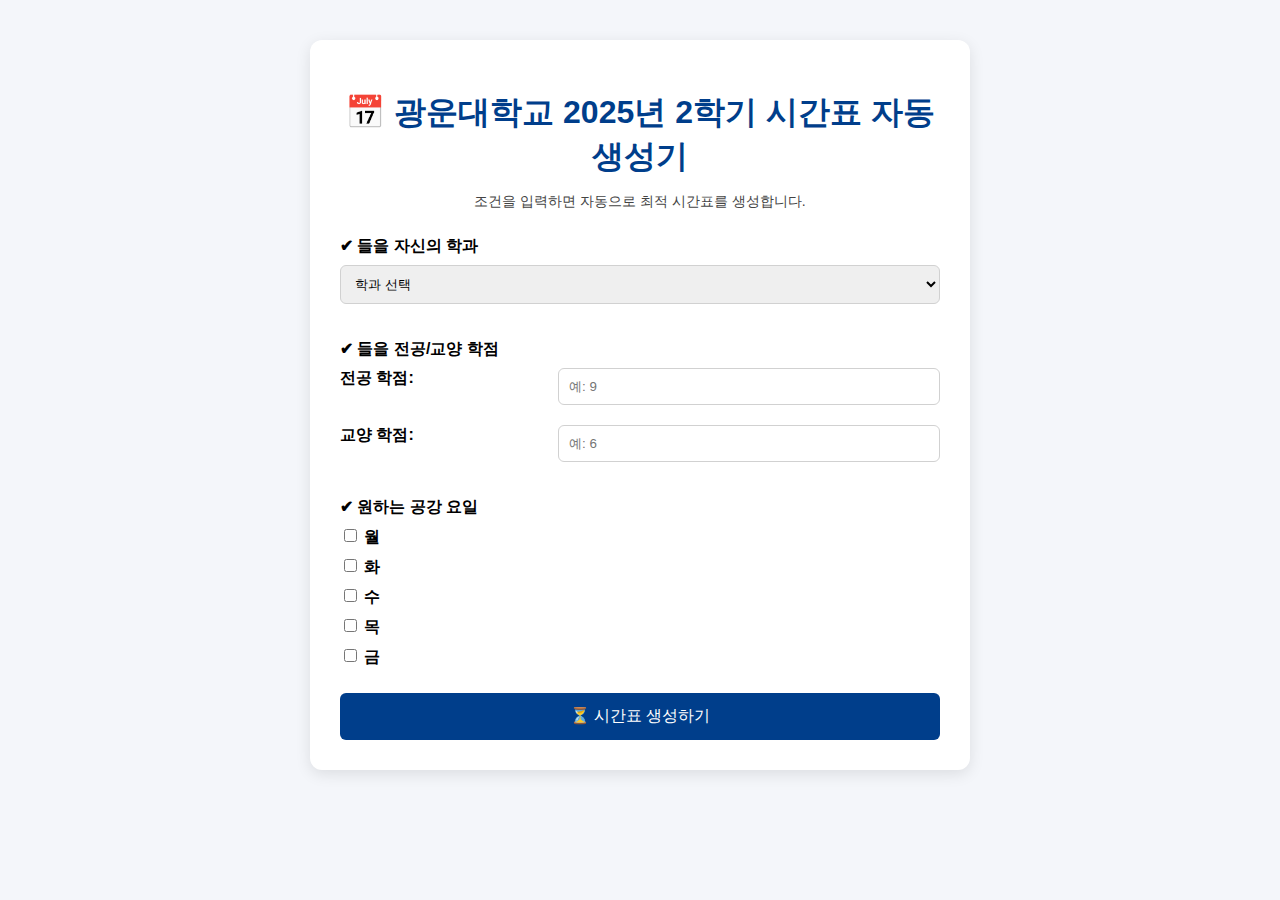
<file: sigan.html>
<!DOCTYPE html>
<html lang="ko">
<head>
    <meta charset="UTF-8">
    <meta name="viewport" content="width=device-width, initial-scale=1.0">
    <title>광운대학교 2025년 2학기 시간표 자동 생성기</title>

    <!-- ======================= -->
    <!--      CSS 내부 통합      -->
    <!-- ======================= -->
    <style>
        body {
            font-family: "Pretendard", sans-serif;
            background: #f4f6fa;
            margin: 0;
        }

        .container {
            max-width: 600px;
            margin: auto;
            background: #ffffff;
            padding: 30px;
            margin-top: 40px;
            border-radius: 12px;
            box-shadow: 0 4px 15px rgba(0,0,0,0.1);
        }

        h1 {
            text-align: center;
            color: #003e8b;
            margin-bottom: 10px;
        }

        .subtitle {
            text-align: center;
            font-size: 14px;
            margin-bottom: 25px;
            color: #444;
        }

        .section {
            margin-bottom: 25px;
        }

        label {
            display: block;
            font-weight: bold;
            margin-bottom: 8px;
        }

        select, input[type="number"] {
            width: 100%;
            padding: 10px;
            border: 1px solid #d1d1d1;
            border-radius: 6px;
            margin-bottom: 10px;
        }

        .input-row {
            display: flex;
            justify-content: space-between;
            margin-bottom: 10px;
        }

        .input-row input {
            width: 60%;
        }

        .checkbox-group label {
            margin-right: 10px;
        }

        button {
            width: 100%;
            padding: 13px;
            background: #003e8b;
            color: white;
            font-size: 16px;
            border: none;
            border-radius: 6px;
            cursor: pointer;
        }

        button:hover {
            background: #0052b0;
        }

        .resultBox {
            margin-top: 30px;
            padding: 20px;
            background: #eef3ff;
            border-left: 4px solid #003e8b;
            border-radius: 6px;
        }

        .hidden {
            display: none;
        }

        pre {
            white-space: pre-wrap;
        }
    </style>
</head>

<body>

    <div class="container">

        <h1>📅 광운대학교 2025년 2학기 시간표 자동 생성기</h1>
        <p class="subtitle">조건을 입력하면 자동으로 최적 시간표를 생성합니다.</p>

        <!-- 학과 선택 -->
        <div class="section">
            <label for="majorSelect">✔ 들을 자신의 학과</label>
            <select id="majorSelect">
                <option value="">학과 선택</option>
                <option value="컴퓨터정보공학부">컴퓨터정보공학부</option>
                <option value="전자공학과">전자공학과</option>
                <option value="소프트웨어학부">소프트웨어학부</option>
                <option value="경영학부">경영학부</option>
                <option value="로봇학부">로봇학부</option>
            </select>
        </div>

        <!-- 전공/교양 학점 -->
        <div class="section">
            <label>✔ 들을 전공/교양 학점</label>
            <div class="input-row">
                <label>전공 학점: </label>
                <input type="number" id="majorCredit" placeholder="예: 9">
            </div>
            <div class="input-row">
                <label>교양 학점: </label>
                <input type="number" id="liberalCredit" placeholder="예: 6">
            </div>
        </div>

        <!-- 공강 요일 체크 -->
        <div class="section">
            <label>✔ 원하는 공강 요일</label>
            <div class="checkbox-group">
                <label><input type="checkbox" value="월"> 월</label>
                <label><input type="checkbox" value="화"> 화</label>
                <label><input type="checkbox" value="수"> 수</label>
                <label><input type="checkbox" value="목"> 목</label>
                <label><input type="checkbox" value="금"> 금</label>
            </div>
        </div>

        <!-- 생성 버튼 -->
        <button id="generateBtn">⏳ 시간표 생성하기</button>

        <!-- 결과 표시 -->
        <div id="resultBox" class="resultBox hidden">
            <h2>🧾 생성된 시간표</h2>
            <pre id="result"></pre>
        </div>

    </div>

    <!-- ======================= -->
    <!--       JS 내부 통합      -->
    <!-- ======================= -->
    <script>
        document.getElementById("generateBtn").addEventListener("click", () => {
            const major = document.getElementById("majorSelect").value;
            const majorCredit = document.getElementById("majorCredit").value;
            const liberalCredit = document.getElementById("liberalCredit").value;

            const offDays = [];
            document.querySelectorAll("input[type='checkbox']:checked").forEach(chk => {
                offDays.push(chk.value);
            });

            const resultBox = document.getElementById("resultBox");
            const result = document.getElementById("result");

            // 현재는 예시 출력 (AI API 연결 전 임시)
            const output = `
📚 선택한 학과: ${major}
🎓 전공 학점: ${majorCredit}
📘 교양 학점: ${liberalCredit}
🚫 공강 요일: ${offDays.join(", ")}

AI 시간표 생성 기능은 백엔드 + Gemini API 연결 후 활성화됩니다.
            `;

            result.textContent = output;
            resultBox.classList.remove("hidden");
        });
    </script>

</body>
</html>
</file>
<file: css/style.css>
/* ===== 기본 설정 ===== */
:root {
  --bg-primary: #1a1a2e;
  --bg-secondary: #16213e;
  --bg-card: #0f3460;
  --accent: #e94560;
  --accent-hover: #ff6b6b;
  --text-primary: #eee;
  --text-secondary: #aaa;
  --text-muted: #666;
  --success: #4ade80;
  --warning: #fbbf24;
  --danger: #ef4444;
  --border: #333;
}

* {
  margin: 0;
  padding: 0;
  box-sizing: border-box;
}

body {
  font-family: 'Noto Sans KR', -apple-system, BlinkMacSystemFont, sans-serif;
  background: var(--bg-primary);
  color: var(--text-primary);
  min-height: 100vh;
  line-height: 1.6;
}

/* ===== 컨테이너 ===== */
.container {
  max-width: 900px;
  margin: 0 auto;
  padding: 20px;
}

.container-wide {
  max-width: 1200px;
  margin: 0 auto;
  padding: 20px;
}

/* ===== 헤더 ===== */
.header {
  text-align: center;
  padding: 40px 20px;
  background: linear-gradient(135deg, var(--bg-secondary), var(--bg-card));
  border-bottom: 2px solid var(--accent);
}

.header h1 {
  font-size: 2.5rem;
  margin-bottom: 10px;
  background: linear-gradient(90deg, var(--accent), #ff9a9e);
  -webkit-background-clip: text;
  -webkit-text-fill-color: transparent;
  background-clip: text;
}

.header p {
  color: var(--text-secondary);
  font-size: 1.1rem;
}

/* ===== 카드 ===== */
.card {
  background: var(--bg-secondary);
  border-radius: 12px;
  padding: 24px;
  margin-bottom: 20px;
  border: 1px solid var(--border);
  transition: transform 0.2s, box-shadow 0.2s;
}

.card:hover {
  transform: translateY(-2px);
  box-shadow: 0 8px 25px rgba(233, 69, 96, 0.15);
}

.card h2 {
  color: var(--accent);
  margin-bottom: 16px;
  font-size: 1.3rem;
}

.card h3 {
  color: var(--text-primary);
  margin-bottom: 12px;
  font-size: 1.1rem;
}

/* ===== 버튼 ===== */
.btn {
  display: inline-block;
  padding: 12px 28px;
  border: none;
  border-radius: 8px;
  font-size: 1rem;
  font-weight: 600;
  cursor: pointer;
  transition: all 0.2s;
  text-decoration: none;
  text-align: center;
}

.btn-primary {
  background: var(--accent);
  color: white;
}

.btn-primary:hover {
  background: var(--accent-hover);
  transform: translateY(-2px);
}

.btn-secondary {
  background: var(--bg-card);
  color: var(--text-primary);
  border: 1px solid var(--border);
}

.btn-secondary:hover {
  background: var(--bg-secondary);
  border-color: var(--accent);
}

.btn-large {
  padding: 16px 40px;
  font-size: 1.2rem;
}

.btn-block {
  display: block;
  width: 100%;
}

.btn-group {
  display: flex;
  gap: 12px;
  flex-wrap: wrap;
}

.btn:disabled {
  opacity: 0.5;
  cursor: not-allowed;
}

/* ===== 입력 필드 ===== */
input[type="text"],
input[type="number"],
textarea,
select {
  width: 100%;
  padding: 12px 16px;
  border: 1px solid var(--border);
  border-radius: 8px;
  background: var(--bg-primary);
  color: var(--text-primary);
  font-size: 1rem;
  transition: border-color 0.2s;
}

input:focus,
textarea:focus,
select:focus {
  outline: none;
  border-color: var(--accent);
}

textarea {
  resize: vertical;
  min-height: 100px;
}

label {
  display: block;
  margin-bottom: 8px;
  color: var(--text-secondary);
  font-weight: 500;
}

.form-group {
  margin-bottom: 20px;
}

/* ===== 그리드 ===== */
.grid-2 {
  display: grid;
  grid-template-columns: repeat(2, 1fr);
  gap: 20px;
}

.grid-3 {
  display: grid;
  grid-template-columns: repeat(3, 1fr);
  gap: 16px;
}

.grid-4 {
  display: grid;
  grid-template-columns: repeat(4, 1fr);
  gap: 12px;
}

@media (max-width: 768px) {

  .grid-2,
  .grid-3,
  .grid-4 {
    grid-template-columns: 1fr;
  }
}

/* ===== 메인 메뉴 버튼 ===== */
.menu-btn {
  display: flex;
  flex-direction: column;
  align-items: center;
  justify-content: center;
  padding: 40px;
  background: var(--bg-secondary);
  border: 2px solid var(--border);
  border-radius: 16px;
  cursor: pointer;
  transition: all 0.3s;
  text-decoration: none;
  color: var(--text-primary);
}

.menu-btn:hover {
  border-color: var(--accent);
  background: var(--bg-card);
  transform: translateY(-4px);
}

.menu-btn .icon {
  font-size: 3rem;
  margin-bottom: 16px;
}

.menu-btn .title {
  font-size: 1.3rem;
  font-weight: 600;
  margin-bottom: 8px;
}

.menu-btn .desc {
  color: var(--text-secondary);
  font-size: 0.9rem;
}

/* ===== 테마 선택 버튼 ===== */
.theme-btn {
  padding: 16px 24px;
  background: var(--bg-card);
  border: 2px solid var(--border);
  border-radius: 12px;
  color: var(--text-primary);
  cursor: pointer;
  transition: all 0.2s;
  font-size: 1rem;
}

.theme-btn:hover {
  border-color: var(--accent);
  background: var(--bg-secondary);
}

.theme-btn.selected {
  border-color: var(--accent);
  background: rgba(233, 69, 96, 0.2);
}

/* ===== 스탯 입력 ===== */
.stat-input {
  display: flex;
  align-items: center;
  justify-content: space-between;
  padding: 12px;
  background: var(--bg-card);
  border-radius: 8px;
  margin-bottom: 8px;
}

.stat-input label {
  margin: 0;
  font-weight: 600;
}

.stat-input input {
  width: 80px;
  text-align: center;
}

.stat-points {
  text-align: center;
  padding: 16px;
  background: var(--bg-card);
  border-radius: 8px;
  margin-bottom: 20px;
}

.stat-points .number {
  font-size: 2rem;
  font-weight: 700;
  color: var(--accent);
}

/* ===== 게임 화면 ===== */
.game-container {
  display: grid;
  grid-template-columns: 280px 1fr;
  gap: 20px;
  height: calc(100vh - 40px);
  padding: 20px;
}

@media (max-width: 900px) {
  .game-container {
    grid-template-columns: 1fr;
    height: auto;
  }
}

/* 사이드바 */
.sidebar {
  display: flex;
  flex-direction: column;
  gap: 16px;
}

.character-panel {
  background: var(--bg-secondary);
  border-radius: 12px;
  padding: 20px;
  border: 1px solid var(--border);
}

.character-panel h3 {
  color: var(--accent);
  margin-bottom: 16px;
  padding-bottom: 8px;
  border-bottom: 1px solid var(--border);
}

.hp-bar {
  background: var(--bg-primary);
  border-radius: 8px;
  height: 24px;
  overflow: hidden;
  margin-bottom: 16px;
}

.hp-bar-fill {
  height: 100%;
  background: linear-gradient(90deg, var(--danger), var(--warning));
  transition: width 0.3s;
  display: flex;
  align-items: center;
  justify-content: center;
  font-size: 0.85rem;
  font-weight: 600;
}

.hp-bar-fill.healthy {
  background: linear-gradient(90deg, var(--success), #22c55e);
}

.hp-bar-fill.warning {
  background: linear-gradient(90deg, var(--warning), #f59e0b);
}

.hp-bar-fill.danger {
  background: linear-gradient(90deg, var(--danger), #dc2626);
}

.stats-grid {
  display: grid;
  grid-template-columns: 1fr 1fr;
  gap: 8px;
}

.stat-item {
  background: var(--bg-card);
  padding: 8px 12px;
  border-radius: 6px;
  display: flex;
  justify-content: space-between;
}

.stat-item .name {
  color: var(--text-secondary);
  font-size: 0.85rem;
}

.stat-item .value {
  font-weight: 700;
}

.inventory-list {
  list-style: none;
  max-height: 150px;
  overflow-y: auto;
}

.inventory-list li {
  padding: 6px 10px;
  background: var(--bg-card);
  border-radius: 4px;
  margin-bottom: 4px;
  font-size: 0.9rem;
}

/* 메인 게임 영역 */
.game-main {
  display: flex;
  flex-direction: column;
  background: var(--bg-secondary);
  border-radius: 12px;
  border: 1px solid var(--border);
  overflow: hidden;
}

.game-header {
  padding: 16px 20px;
  background: var(--bg-card);
  border-bottom: 1px solid var(--border);
  display: flex;
  justify-content: space-between;
  align-items: center;
}

.game-header h2 {
  color: var(--accent);
  font-size: 1.1rem;
}

.danger-indicator {
  padding: 4px 12px;
  border-radius: 20px;
  font-size: 0.8rem;
  font-weight: 600;
}

.danger-indicator.safe {
  background: var(--success);
  color: #000;
}

.danger-indicator.caution {
  background: var(--warning);
  color: #000;
}

.danger-indicator.danger {
  background: var(--danger);
  color: #fff;
}

/* 게임 로그 */
.game-log {
  flex: 1;
  overflow-y: auto;
  padding: 20px;
  display: flex;
  flex-direction: column;
  gap: 16px;
}

.log-entry {
  padding: 16px;
  border-radius: 12px;
  animation: fadeIn 0.3s ease;
  max-width: 85%;
  position: relative;
  box-shadow: 0 4px 6px rgba(0, 0, 0, 0.1);
}

@keyframes fadeIn {
  from {
    opacity: 0;
    transform: translateY(10px);
  }

  to {
    opacity: 1;
    transform: translateY(0);
  }
}

.log-entry.gm {
  align-self: flex-start;
  background: var(--bg-card);
  border-left: 4px solid var(--accent);
  border-top-left-radius: 4px;
}

.log-entry.npc {
  align-self: flex-start;
  background: #252a41;
  border-left: 4px solid #60a5fa;
  /* 기본값 (JS가 덮어씀) */
  border-top-left-radius: 4px;
  margin-left: 20px;
  max-width: 80%;
}

.log-entry.player {
  align-self: flex-end;
  background: linear-gradient(135deg, rgba(74, 222, 128, 0.2), rgba(16, 185, 129, 0.2));
  border: 1px solid rgba(74, 222, 128, 0.3);
  border-right: 4px solid var(--success);
  border-radius: 12px;
  border-top-right-radius: 2px;
  /* 말풍선 꼬리 느낌 */
  text-align: right;
  margin-left: auto;
  /* 우측 정렬 확실하게 */
  box-shadow: 0 4px 12px rgba(0, 0, 0, 0.15);
  /* 약간 띄운 느낌 */
}

.log-entry.player .role {
  color: var(--success);
  font-weight: 800;
}

.log-entry.system {
  align-self: center;
  width: 95%;
  max-width: 100%;
  background: rgba(251, 191, 36, 0.1);
  border: 1px solid rgba(251, 191, 36, 0.3);
  border-left: 4px solid var(--warning);
  text-align: center;
  font-weight: 600;
}

.log-entry .role {
  font-size: 0.8rem;
  color: var(--text-muted);
  margin-bottom: 8px;
  text-transform: uppercase;
  letter-spacing: 1px;
  font-weight: 700;
}

.log-entry .text {
  line-height: 1.7;
}

/* 입력 영역 */
.game-input {
  padding: 16px 20px;
  background: var(--bg-card);
  border-top: 1px solid var(--border);
  display: flex;
  gap: 12px;
}

.game-input input {
  flex: 1;
}

.game-input .btn {
  white-space: nowrap;
}

/* 주사위 모달 */
.modal-overlay {
  position: fixed;
  top: 0;
  left: 0;
  right: 0;
  bottom: 0;
  background: rgba(0, 0, 0, 0.8);
  display: flex;
  align-items: center;
  justify-content: center;
  z-index: 1000;
  opacity: 0;
  visibility: hidden;
  transition: all 0.3s;
}

.modal-overlay.active {
  opacity: 1;
  visibility: visible;
}

.modal {
  background: var(--bg-secondary);
  border-radius: 16px;
  padding: 32px;
  max-width: 400px;
  width: 90%;
  text-align: center;
  transform: scale(0.9);
  transition: transform 0.3s;
}

.modal-overlay.active .modal {
  transform: scale(1);
}

.dice-result {
  font-size: 4rem;
  font-weight: 700;
  margin: 24px 0;
  color: var(--accent);
}

.dice-result.success {
  color: var(--success);
}

.dice-result.failure {
  color: var(--danger);
}

.dice-result.critical {
  color: gold;
  text-shadow: 0 0 20px gold;
}

.roll-details {
  color: var(--text-secondary);
  margin-bottom: 24px;
}

/* ===== 로딩 ===== */
.loading {
  display: flex;
  align-items: center;
  justify-content: center;
  gap: 8px;
  padding: 20px;
  color: var(--text-secondary);
}

.loading-spinner {
  width: 24px;
  height: 24px;
  border: 3px solid var(--border);
  border-top-color: var(--accent);
  border-radius: 50%;
  animation: spin 1s linear infinite;
}

@keyframes spin {
  to {
    transform: rotate(360deg);
  }
}

/* ===== 유틸리티 ===== */
.text-center {
  text-align: center;
}

.text-muted {
  color: var(--text-secondary);
}

.mt-20 {
  margin-top: 20px;
}

.mb-20 {
  margin-bottom: 20px;
}

.hidden {
  display: none !important;
}

/* ===== 저장된 게임 목록 ===== */
.save-list {
  display: flex;
  flex-direction: column;
  gap: 12px;
}

/* ===== 장면 이미지 ===== */
.scene-image-container {
  margin-bottom: 16px;
  border-radius: 12px;
  overflow: hidden;
  background: var(--bg-card);
  position: relative;
  box-shadow: 0 8px 16px rgba(0, 0, 0, 0.2);
}

.scene-image {
  width: 100%;
  height: auto;
  max-height: 250px;
  object-fit: contain;
  display: block;
  transition: opacity 0.3s;
  background-color: #000;
}

.scene-image.loading {
  opacity: 0.5;
}

.scene-image-placeholder {
  width: 100%;
  height: 200px;
  display: flex;
  align-items: center;
  justify-content: center;
  background: var(--bg-card);
  color: var(--text-muted);
  font-size: 0.9rem;
}

.image-loading-overlay {
  position: absolute;
  top: 0;
  left: 0;
  right: 0;
  bottom: 0;
  background: rgba(0, 0, 0, 0.5);
  display: flex;
  align-items: center;
  justify-content: center;
  color: white;
}

/* ===== 이미지 설정 ===== */
.image-settings {
  padding: 12px;
  background: var(--bg-card);
  border-radius: 8px;
  margin-bottom: 12px;
}

.image-settings label {
  margin-bottom: 8px;
  font-size: 0.9rem;
}

.image-mode-select {
  display: flex;
  gap: 8px;
}

.image-mode-btn {
  flex: 1;
  padding: 8px 12px;
  border: 1px solid var(--border);
  background: var(--bg-secondary);
  color: var(--text-secondary);
  border-radius: 6px;
  cursor: pointer;
  font-size: 0.85rem;
  transition: all 0.2s;
}

.image-mode-btn:hover {
  border-color: var(--accent);
}

.image-mode-btn.active {
  background: var(--accent);
  border-color: var(--accent);
  color: white;
}

/* 로그 엔트리 이미지 */
.log-entry .entry-image {
  margin-top: 12px;
  border-radius: 8px;
  overflow: hidden;
}

.log-entry .entry-image img {
  width: 100%;
  max-height: 250px;
  object-fit: cover;
}

.save-item {
  display: flex;
  justify-content: space-between;
  align-items: center;
  padding: 16px;
  background: var(--bg-card);
  border-radius: 8px;
  border: 1px solid var(--border);
}

.save-item:hover {
  border-color: var(--accent);
}

.save-info h4 {
  margin-bottom: 4px;
}

.save-info p {
  font-size: 0.85rem;
  color: var(--text-secondary);
}

.save-actions {
  display: flex;
  gap: 8px;
}

/* ===== 시나리오 미리보기 ===== */
.scenario-preview {
  background: var(--bg-card);
  border-radius: 12px;
  padding: 24px;
  margin-top: 20px;
}

.scenario-preview h3 {
  color: var(--accent);
  margin-bottom: 16px;
}

.preview-section {
  margin-bottom: 16px;
}

.preview-section h4 {
  color: var(--text-secondary);
  font-size: 0.9rem;
  margin-bottom: 8px;
}

.tag-list {
  display: flex;
  flex-wrap: wrap;
  gap: 8px;
}

.tag {
  padding: 4px 12px;
  background: var(--bg-secondary);
  border-radius: 20px;
  font-size: 0.85rem;
}
</file>
